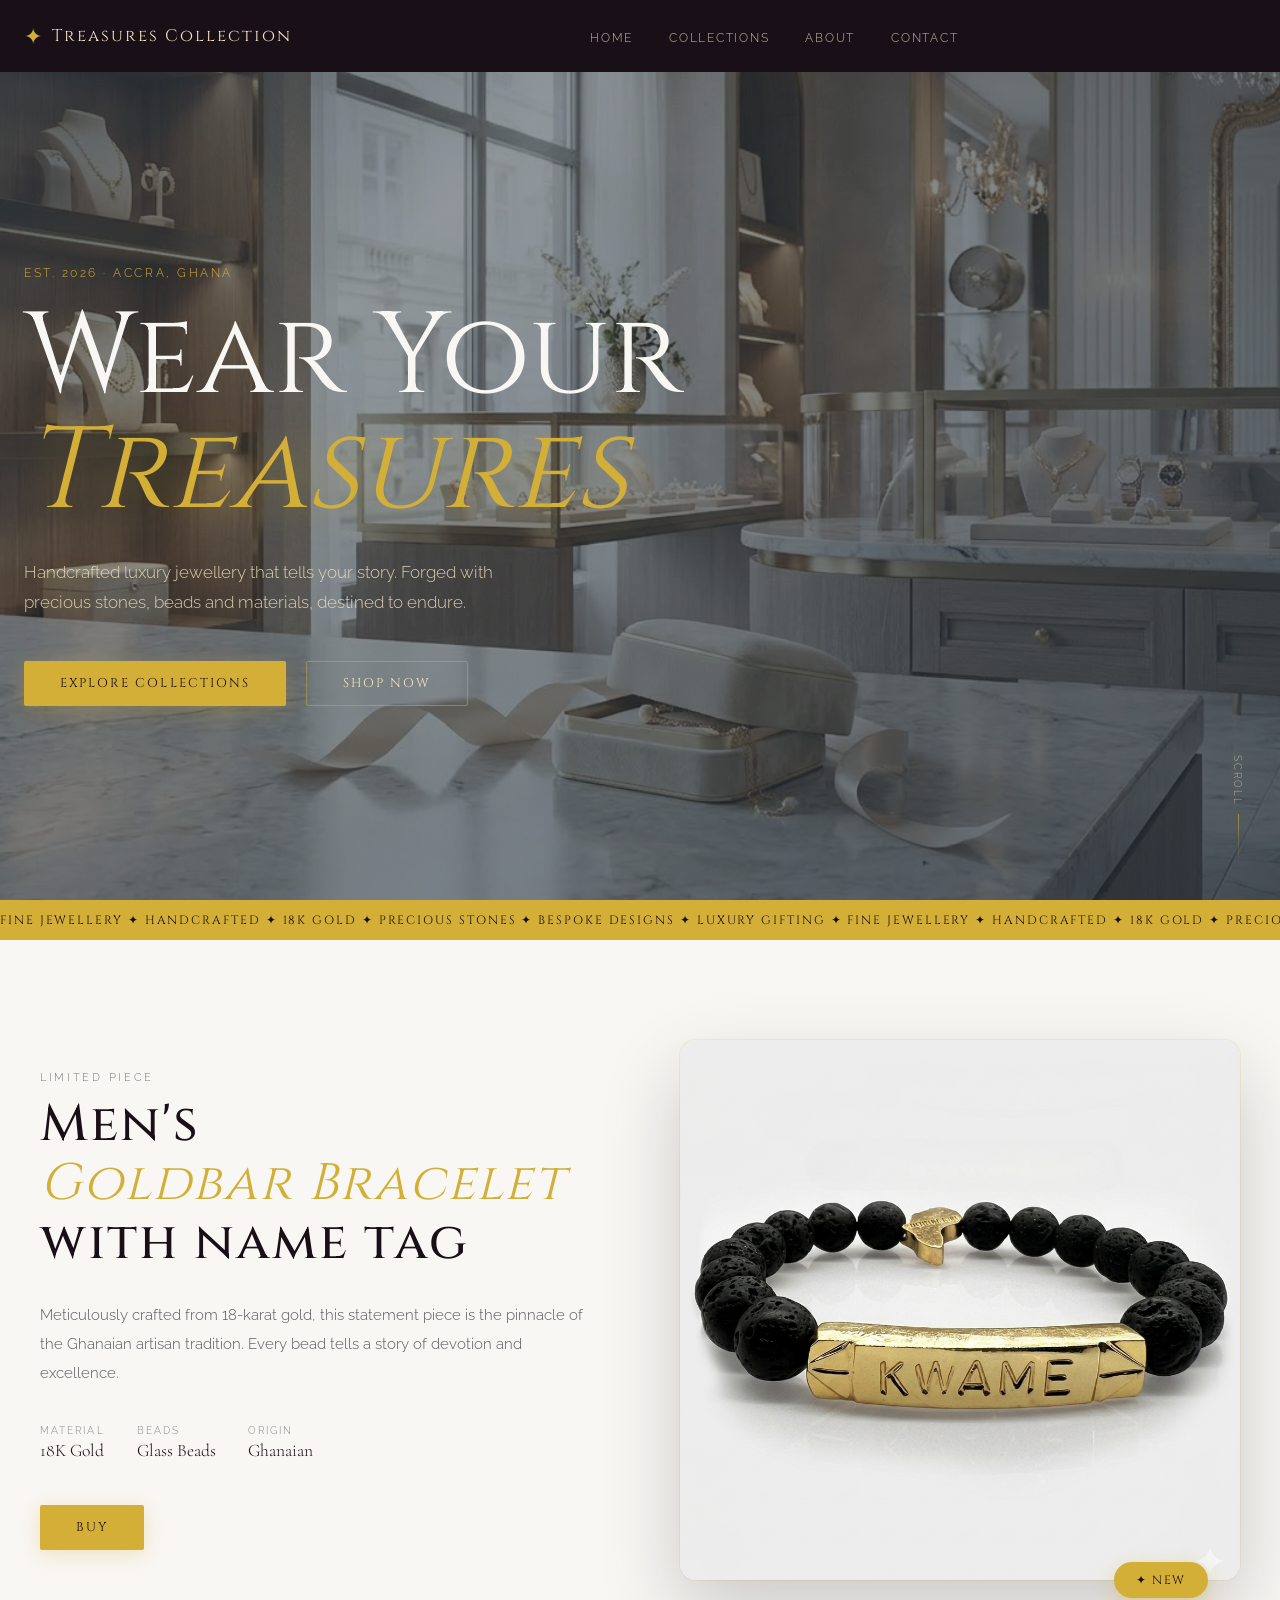
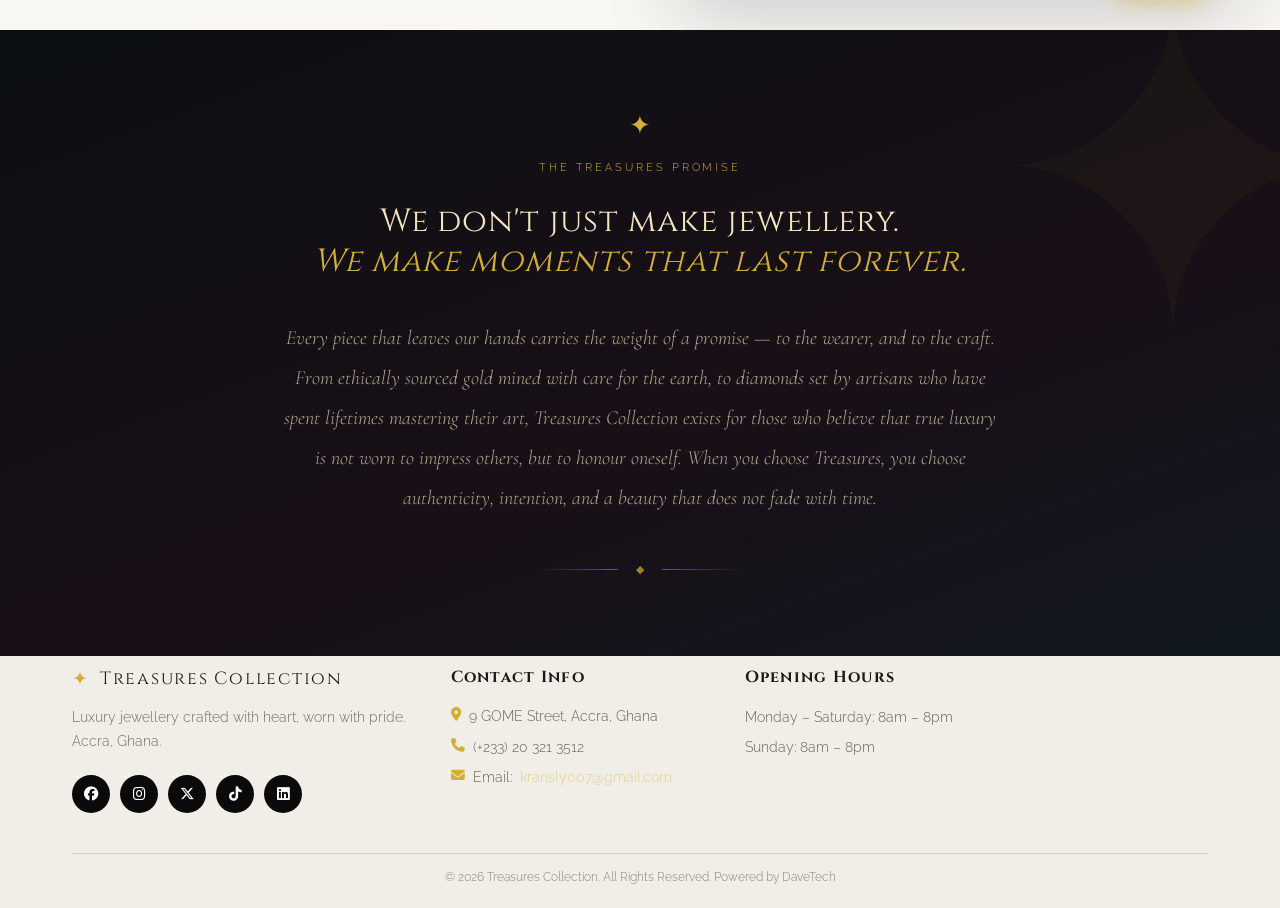
<file: index.html>
<!DOCTYPE html>
<html lang="en">
<head>
  <meta charset="UTF-8" />
  <meta name="viewport" content="width=device-width, initial-scale=1.0" />
  <title>Treasures Collection</title>
  <link rel="stylesheet" href="style.css" />
  <link rel="stylesheet" href="https://cdnjs.cloudflare.com/ajax/libs/font-awesome/6.5.0/css/all.min.css">
  <link rel="preconnect" href="https://fonts.googleapis.com" />
  <link rel="preconnect" href="https://fonts.gstatic.com" crossorigin />
  <link href="https://fonts.googleapis.com/css2?family=Cormorant+Garamond:ital,wght@0,300;0,400;0,600;1,300;1,400&family=Cinzel:wght@400;500;600&family=Raleway:wght@300;400;500&display=swap" rel="stylesheet" />
</head>
<body>

  <!-- ===== NAVIGATION ===== -->
  <nav class="navbar" id="navbar">
    <div class="nav-inner">
      <div class="nav-logo">
        <span class="logo-icon">✦</span>
        <span class="logo-text">Treasures Collection</span>
      </div>
      <ul class="nav-links" id="navLinks">
        <li><a href="#home">Home</a></li>
        <li><a href="product.html">Collections</a></li>
        <li><a href="#about">About</a></li>
        <li><a href="#contact">Contact</a></li>
      </ul>
      <div class="nav-actions">
        <button class="hamburger" id="hamburger" aria-label="Menu">
          <span></span><span></span><span></span>
        </button>
      </div>
    </div>
  </nav>

  <!-- ===== HERO ===== -->
  <section class="hero" id="home">
    <div class="hero-bg">
      <img src="images/storebackground.png" alt="Luxury Jewellery" class="hero-img" />
      <div class="hero-overlay"></div>
    </div>
    <div class="hero-content">
      <p class="hero-eyebrow">Est. 2026 · Accra, Ghana</p>
      <h1 class="hero-title">
        <span class="title-line">Wear Your</span>
        <em class="title-accent">Treasures</em>
      </h1>
      <p class="hero-sub">Handcrafted luxury jewellery that tells your story. Forged with precious stones, beads and materials, destined to endure.</p>
      <div class="hero-cta">
        <a href="product.html" class="btn-primary">Explore Collections</a>
        <a href="product.html#view-all" class="btn-ghost">Shop Now</a>
      </div>
    </div>
    <div class="hero-scroll">
      <span>Scroll</span>
      <div class="scroll-line"></div>
    </div>
  </section>

  <!-- ===== MARQUEE ===== -->
  <div class="marquee-wrap">
    <div class="marquee-track">
      <span>Fine Jewellery ✦ Handcrafted ✦ 18K Gold ✦ Precious Stones ✦ Bespoke Designs ✦ Luxury Gifting ✦ Fine Jewellery ✦ Handcrafted ✦ 18K Gold ✦ Precious Stones ✦ Bespoke Designs ✦ Luxury Gifting ✦ Fine Jewellery ✦ Handcrafted ✦ 18K Gold ✦ Precious Stones ✦ Bespoke Designs ✦ Luxury Gifting ✦</span>
    </div>
  </div>

  <!-- ===== FEATURED PIECE ===== -->
  <section class="featured-section">
    <div class="featured-inner">
      <div class="featured-text">
        <p class="section-eyebrow">Limited Piece</p>
        <h2 class="featured-heading">Men's<br/><em>Goldbar Bracelet</em><br/>with name tag</h2>
        <p class="featured-desc">Meticulously crafted from 18-karat gold, this statement piece is the pinnacle of the Ghanaian artisan tradition. Every bead tells a story of devotion and excellence.</p>
        <div class="featured-meta">
          <div class="meta-item"><span class="meta-label">Material</span><span class="meta-val">18K Gold</span></div>
          <div class="meta-item"><span class="meta-label">Beads</span><span class="meta-val">Glass Beads</span></div>
          <div class="meta-item"><span class="meta-label">Origin</span><span class="meta-val">Ghanaian</span></div>
        </div>
        <button class="btn-primary" onclick="window.location.href='#';">BUY</button>
      </div>
      <div class="featured-img-wrap">
        <div class="featured-frame">
          <img src="images/featuredpiece.png" alt="Men's Goldbar Bracelet" />
        </div>
        <div class="featured-badge">✦ New</div>
      </div>
    </div>
  </section>

  <!-- ===== WHY US ===== -->
  <section class="why-section" id="about">
    <div class="why-statement-wrap">
      <span class="why-ornament">✦</span>
      <p class="why-eyebrow">The Treasures Promise</p>
      <h2 class="why-headline">We don't just make jewellery.<br/><em>We make moments that last forever.</em></h2>
      <p class="why-body">
        Every piece that leaves our hands carries the weight of a promise — to the wearer, and to the craft. 
        From ethically sourced gold mined with care for the earth, to diamonds set by artisans who have spent 
        lifetimes mastering their art, Treasures Collection exists for those who believe that true luxury is 
        not worn to impress others, but to honour oneself. When you choose Treasures, you choose authenticity, 
        intention, and a beauty that does not fade with time.
      </p>
      <div class="why-rule">
        <span></span><span class="why-diamond">◆</span><span></span>
      </div>
    </div>
  </section>

  <!-- ===== FOOTER ===== -->
  <footer class="footer" id="contact">
    <div class="footer-top">

      <div class="footer-brand-col">
        <div class="footer-logo">
          <span class="logo-icon">✦</span>
          <span>Treasures Collection</span>
        </div>
        <p class="footer-tagline">Luxury jewellery crafted with heart, worn with pride. Accra, Ghana.</p>
        <div class="social-icons">
          <a href="https://www.facebook.com/61584391073602/" aria-label="Facebook"><i class="fa-brands fa-facebook"></i></a>
          <a href="https://www.instagram.com/juicebyevelyn/" aria-label="Instagram"><i class="fab fa-instagram"></i></a>
          <a href="https://x.com/juicebyevelyn" aria-label="X"><i class="fa-brands fa-x-twitter"></i></a>
          <a href="https://www.tiktok.com/@juicebyevelyn" aria-label="TikTok"><i class="fab fa-tiktok"></i></a>
          <a href="https://www.linkedin.com/company/juice-by-evelyn/" aria-label="LinkedIn"><i class="fab fa-linkedin"></i></a>
        </div>
      </div>

      <div class="footer-contact-col">
        <h4>Contact Info</h4>
        <p><i class="fas fa-map-marker-alt"></i> 9 GOME Street, Accra, Ghana</p>
        <p><i class="fas fa-phone"></i> (+233) 20 321 3512</p>
        <p><i class="fas fa-envelope"></i> Email: <a style="color:  rgba(212,175,55,0.5);" href="kransly007@gmail.com">kransly007@gmail.com</a></p>
      </div>

      <div class="footer-hours-col">
        <h4>Opening Hours</h4>
        <p>Monday – Saturday: 8am – 8pm</p>
        <p>Sunday: 8am – 8pm</p>
      </div>

    </div>
    <div class="footer-bottom">
      <hr class="footer-line" />
      <p class="copy">&copy; <span id="year"></span> Treasures Collection. All Rights Reserved. Powered by DaveTech</p>
    </div>
  </footer>

  <script src="script.js"></script>
</body>
</html>
</file>
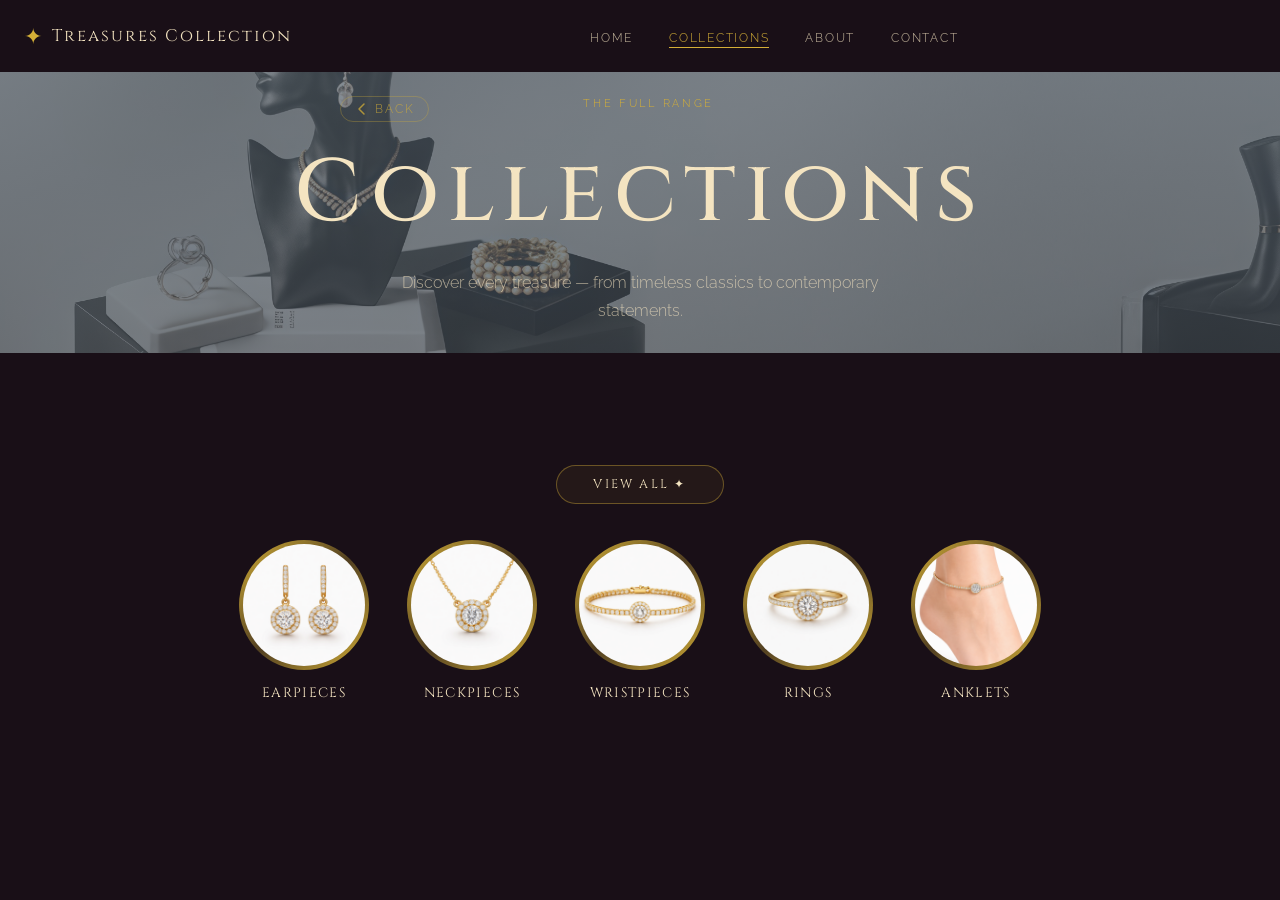
<file: product.html>
<!DOCTYPE html>
<html lang="en">
<head>
  <meta charset="UTF-8" />
  <meta name="viewport" content="width=device-width, initial-scale=1.0" />
  <title>Collections – Treasures Collection</title>
  <link rel="stylesheet" href="style.css" />
  <link rel="stylesheet" href="productstyle.css" />
  <link rel="stylesheet" href="https://cdnjs.cloudflare.com/ajax/libs/font-awesome/6.5.0/css/all.min.css">
  <link rel="preconnect" href="https://fonts.googleapis.com" />
  <link rel="preconnect" href="https://fonts.gstatic.com" crossorigin />
  <link href="https://fonts.googleapis.com/css2?family=Cormorant+Garamond:ital,wght@0,300;0,400;0,600;1,300;1,400&family=Cinzel:wght@400;500;600&family=Raleway:wght@300;400;500&display=swap" rel="stylesheet" />
</head>
<body class="shop-page">

  <!-- ===== NAVBAR ===== -->
  <nav class="navbar" id="navbar">
    <div class="nav-inner">
      <div class="nav-logo">
        <a href="index.html" style="display:flex;align-items:center;gap:10px;">
          <span class="logo-icon">✦</span>
          <span class="logo-text">Treasures Collection</span>
        </a>
      </div>
      <ul class="nav-links" id="navLinks">
        <li><a href="index.html">Home</a></li>
        <li><a href="product.html" class="active-link">Collections</a></li>
        <li><a href="index.html#about">About</a></li>
        <li><a href="index.html#contact">Contact</a></li>
      </ul>
      <div class="nav-actions">
        <button class="hamburger" id="hamburger" aria-label="Menu">
          <span></span><span></span><span></span>
        </button>
      </div>
    </div>
  </nav>

  <!-- ===== BANNER ===== -->
  <div class="shop-banner">
    <div class="shop-banner-inner">
      <div class="banner-eyebrow-row">
        <a href="index.html" class="banner-back-btn">
          <svg width="14" height="14" viewBox="0 0 14 14" fill="none" xmlns="http://www.w3.org/2000/svg">
            <path d="M9 2L4 7L9 12" stroke="currentColor" stroke-width="1.5" stroke-linecap="round" stroke-linejoin="round"/>
          </svg>
          Back
        </a>
        <p class="section-eyebrow">The Full Range</p>
        <span class="banner-eyebrow-spacer"></span>
      </div>
      <h1 class="shop-banner-title">Collections</h1>
      <p class="shop-banner-sub">Discover every treasure — from timeless classics to contemporary statements.</p>
    </div>
  </div>

  <!-- ===== COLLECTIONS ===== -->
  <section class="collections-section" id="collections">

    <div class="collections-top-bar">
      <button class="shop-view-all-btn" id="showAllBtn">View All ✦</button>
    </div>

    <div class="circles-scroll-wrapper">
      <div class="collection-circles" id="collectionCircles">

        <!-- EARPIECES -->
        <div class="circle-item" data-collection="earpieces"
          data-products='[
            {"id":1,"name":"EarCuff Earrings","material":"18K Gold · Diamond","price":380,"badge":"Bestseller","src":"images/earcuffearring.jpg","weight":"4.2g"},
            {"id":2,"name":"Lobe Earrings","material":"14K Gold · Diamond","price":620,"badge":"New","src":"images/lobe.jpg","weight":"3.8g"},
            {"id":3,"name":"Targus Earrings","material":"22K Gold · Diamond","price":245,"badge":null,"src":"images/targus.jpg","weight":"2.6g"},
            {"id":4,"name":"Industrial Earrings","material":"18K Silver · Gold","price":890,"badge":null,"src":"images/industrial.jpg","weight":"3.1g"},
            {"id":5,"name":"Daith Earrings","material":"18K Gold · Diamond","price":460,"badge":"Limited","src":"images/daith.jpg","weight":"6.5g"}
          ]'>
          <div class="circle-ring">
            <div class="circle-img-wrap">
              <img src="images/earringcollection.png" alt="Earpieces" />
              <div class="circle-overlay"><span>View</span></div>
            </div>
          </div>
          <p class="circle-label">Earpieces</p>
        </div>

        <!-- NECKPIECES -->
        <div class="circle-item" data-collection="neckpieces"
          data-products='[
            {"id":6,"name":"Royal Sapphire Diamond Necklace","material":"18K Gold · VVS Diamond","price":2200,"badge":"Signature","src":"images/royalsapphire.jpg","length":"45cm","weight":"14.8g"},
            {"id":7,"name":"Pearl Necklace","material":"Sea Pearl","price":1350,"badge":"Bestseller","src":"images/pearlnecklace.jpg","length":"50cm","weight":"32g"},
            {"id":8,"name":"Clover Opera Necklace","material":"18K Gold · Colombian Emerald","price":3400,"badge":"New","src":"images/cloveropera.jpg","length":"42cm","weight":"6.2g"},
            {"id":9,"name":"Hollow-Out Metal Choker","material":"14K Gold","price":780,"badge":null,"src":"images/hollowoutmetalchoker.jpg","length":"45cm","weight":"9.1g"},
            {"id":10,"name":"Layered Gold Tone Necklace","material":"18K Rose Gold","price":1650,"badge":"Limited","src":"images/layeredgoldtone.jpg","length":"40cm","weight":"5.4g"}
          ]'>
          <div class="circle-ring">
            <div class="circle-img-wrap">
              <img src="images/necklacecollection.png" alt="Neckpieces" />
              <div class="circle-overlay"><span>View</span></div>
            </div>
          </div>
          <p class="circle-label">Neckpieces</p>
        </div>

        <!-- WRISTPIECES -->
        <div class="circle-item" data-collection="wristpieces"
          data-products='[
            {"id":11,"name":"Stainless Steel Bracelet","material":"18K White Gold · Diamond","price":4800,"badge":"Signature","src":"images/stainless.jpg","length":"18cm","weight":"8.4g"},
            {"id":12,"name":"Hand Chain","material":"18K Gold","price":920,"badge":"Bestseller","src":"images/handchain.jpg","length":"19cm","weight":"12.3g"},
            {"id":13,"name":"Bangle Stack Set","material":"14K Gold","price":540,"badge":"New","src":"images/bangleset.jpg","weight":"18g"},
            {"id":14,"name":"Sapphire Cuff Bracelet","material":"18K Gold · Sapphire","price":2650,"badge":null,"src":"images/sapphirecuff.jpg","weight":"21.5g"},
            {"id":15,"name":"Gold Rope Bracelet","material":"22K Gold","price":680,"badge":null,"src":"images/goldrope.jpg","length":"20cm","weight":"11.7g"}
          ]'>
          <div class="circle-ring">
            <div class="circle-img-wrap">
              <img src="images/braceletcollection.png" alt="Wristpieces" />
              <div class="circle-overlay"><span>View</span></div>
            </div>
          </div>
          <p class="circle-label">Wristpieces</p>
        </div>

        <!-- RINGS -->
        <div class="circle-item" data-collection="rings"
          data-products='[
            {"id":16,"name":"Solitaire Diamond Ring","material":"18K Gold · Diamond","price":3800,"badge":"Bestseller","src":"images/solitairediamond.jpg","weight":"3.8g"},
            {"id":17,"name":"Eternity Band","material":"18K White Gold · Diamond","price":2100,"badge":"New","src":"images/eternityband.jpg","weight":"4.2g"},
            {"id":18,"name":"Ruby Cocktail Ring","material":"18K Gold · Ruby · Diamond","price":2800,"badge":"Signature","src":"images/rubycocktail.jpg","weight":"6.7g"},
            {"id":19,"name":"Twisted Band Ring","material":"14K Rose Gold","price":420,"badge":null,"src":"images/twistedbandring.jpg","weight":"2.8g"},
            {"id":20,"name":"Sapphire Vintage Ring","material":"18K Gold · Sapphire · Diamond","price":3100,"badge":"Limited","src":"images/sapphirevintage.jpg","weight":"5.9g"}
          ]'>
          <div class="circle-ring">
            <div class="circle-img-wrap">
              <img src="images/ringcollection.png" alt="Rings" />
              <div class="circle-overlay"><span>View</span></div>
            </div>
          </div>
          <p class="circle-label">Rings</p>
        </div>

        <!-- ANKLETS -->
        <div class="circle-item" data-collection="anklets"
          data-products='[
            {"id":21,"name":"Figaro Chain Anklet","material":"14K Gold","price":320,"badge":"Bestseller","src":"images/figarolink.jpg","length":"25cm","weight":"3.6g"},
            {"id":22,"name":"Charm Anklet","material":"18K Gold","price":490,"badge":"New","src":"images/charmanklet.jpg","length":"23-26cm","weight":"4.1g"},
            {"id":23,"name":"Diamond Bezel Anklet","material":"18K White Gold · Diamond","price":1100,"badge":"Signature","src":"images/bezel.jpg","length":"24cm","weight":"3.2g"},
            {"id":24,"name":"Layered Strand Anklet","material":"14K Gold","price":275,"badge":null,"src":"images/layeredanklet.jpg","length":"22-27cm","weight":"2.8g"},
            {"id":25,"name":"Pearl Beaded Anklet","material":"14K Gold · Pearl","price":360,"badge":"Limited","src":"images/pearlanklet.jpg","length":"25cm","weight":"5.3g"}
          ]'>
          <div class="circle-ring">
            <div class="circle-img-wrap">
              <img src="images/ankletcollection.png" alt="Anklets" />
              <div class="circle-overlay"><span>View</span></div>
            </div>
          </div>
          <p class="circle-label">Anklets</p>
        </div>

      </div><!-- /collection-circles -->
    </div><!-- /circles-scroll-wrapper -->

    <!-- Products reveal area -->
    <div class="products-reveal" id="productsReveal">
      <div class="reveal-header">
        <h3 class="reveal-title" id="revealTitle"></h3>
        <button class="close-reveal" id="closeReveal">✕ Close</button>
      </div>
      <div class="products-grid shop-grid" id="productsGrid"></div>
    </div>

  </section>

  <script src="script.js"></script>
</body>
</html>
</file>
<file: style.css>
/* ── CSS Variables ── */
:root {
  --navy:       #190f17;
  --champagne:  #F4E4C1;
  --gold:       #D4AF37;
  --gold-light: #e8c84a;
  --pearl:      #F9F7F4;
  --gold-rgb:   212, 175, 55;
  --navy-rgb:   15, 20, 25;
  --font-display: 'Cinzel', serif;
  --font-serif:   'Cormorant Garamond', serif;
  --font-sans:    'Raleway', sans-serif;
  --nav-h:  72px;
  --transition: 0.35s cubic-bezier(0.4, 0, 0.2, 1);
}

/* ── Reset ── */
*, *::before, *::after { box-sizing: border-box; margin: 0; padding: 0; }
html { scroll-behavior: smooth; }
body {
  background: var(--navy);
  color: var(--champagne);
  font-family: var(--font-sans);
  font-weight: 300;
  overflow-x: hidden;
  -webkit-font-smoothing: antialiased;
}
img { display: block; width: 100%; height: 100%; object-fit: cover; }
a { text-decoration: none; color: inherit; }
ul { list-style: none; }
button { cursor: pointer; border: none; background: none; font-family: inherit; }

/* ── SCROLLBAR ── */
::-webkit-scrollbar { width: 6px; }
::-webkit-scrollbar-track { background: var(--navy); }
::-webkit-scrollbar-thumb { background: var(--gold); border-radius: 3px; }

/* =============================================
   NAVBAR — always solid black, no transparency
============================================= */
.navbar {
  position: fixed;
  top: 0; left: 0; right: 0;
  z-index: 1000;
  height: var(--nav-h);
  background: var(--navy);
  box-shadow: none;
}
/* Keep scrolled class for JS compatibility but same style */
.navbar.scrolled {
  background: var(--navy);
  box-shadow: none;
}
.nav-inner {
  max-width: 1400px;
  margin: 0 auto;
  padding: 0 24px;
  height: 100%;
  display: flex;
  align-items: center;
  justify-content: space-between;
  gap: 24px;
}
.nav-logo {
  display: flex;
  align-items: center;
  gap: 10px;
  flex-shrink: 0;
}
.logo-icon {
  color: var(--gold);
  font-size: 1.4rem;
  animation: spinGlow 6s linear infinite;
}
@keyframes spinGlow {
  0%   { text-shadow: 0 0 6px var(--gold); }
  50%  { text-shadow: 0 0 18px var(--gold); }
  100% { text-shadow: 0 0 6px var(--gold); }
}
.logo-text {
  font-family: var(--font-display);
  font-size: 1.05rem;
  letter-spacing: 0.12em;
  color: var(--champagne);
}
.nav-links {
  display: flex;
  align-items: center;
  gap: 36px;
}
.nav-links a {
  font-family: var(--font-sans);
  font-size: 0.78rem;
  letter-spacing: 0.14em;
  text-transform: uppercase;
  color: var(--champagne);
  opacity: 0.8;
  transition: opacity var(--transition), color var(--transition);
  position: relative;
}
.nav-links a::after {
  content: '';
  position: absolute;
  bottom: -3px; left: 0;
  width: 0; height: 1px;
  background: var(--gold);
  transition: width var(--transition);
}
.nav-links a:hover { opacity: 1; color: var(--gold); }
.nav-links a:hover::after { width: 100%; }
.nav-actions { display: flex; align-items: center; gap: 12px; }
.icon-btn {
  width: 36px; height: 36px;
  display: flex; align-items: center; justify-content: center;
  color: var(--champagne);
  border-radius: 50%;
  transition: color var(--transition), background var(--transition);
}
.icon-btn:hover { color: var(--gold); background: rgba(212,175,55,0.1); }
.hamburger {
  display: none;
  flex-direction: column;
  gap: 5px;
  padding: 6px;
}
.hamburger span {
  display: block;
  width: 22px; height: 1.5px;
  background: var(--champagne);
  transition: transform var(--transition), opacity var(--transition);
}
.hamburger.open span:nth-child(1) { transform: translateY(6.5px) rotate(45deg); }
.hamburger.open span:nth-child(2) { opacity: 0; }
.hamburger.open span:nth-child(3) { transform: translateY(-6.5px) rotate(-45deg); }

/* Mobile nav */
@media (max-width: 900px) {
  .navbar,
  .navbar.scrolled {
    box-shadow: none !important;
    border-bottom: none !important;
    outline: none !important;
  }
  .nav-links {
    position: fixed;
    top: var(--nav-h); left: 0; right: 0;
    background: var(--navy);
    flex-direction: column;
    padding: 32px 24px 40px;
    gap: 28px;
    transform: translateY(-120%);
    transition: transform var(--transition);
    border-bottom: 1px solid rgba(212,175,55,0.2);
  }
  .nav-links.open { transform: translateY(0); }
  .hamburger { display: flex; }
  .nav-links a { font-size: 1rem; }
}

/* =============================================
   HERO
============================================= */
.hero {
  position: relative;
  min-height: 100svh;
  display: flex;
  align-items: center;
  overflow: hidden;
}
.hero-bg {
  position: absolute;
  inset: 0;
  z-index: 0;
}
.hero-img {
  width: 100%; height: 100%;
  object-fit: cover;
  object-position: center;
  transform: scale(1.04);
  animation: heroZoom 15s ease-in-out infinite alternate;
}
@keyframes heroZoom {
  from { transform: scale(1.04); }
  to   { transform: scale(1.08); }
}
.hero-overlay {
  position: absolute;
  inset: 0;
  background: linear-gradient(
    135deg,
    rgba(38, 52, 66, 0.8) 0%,
    rgba(42, 54, 65, 0.52) 30%,
    rgba(38,52,66,0.70) 100%
  );
}
.hero-content {
  position: relative;
  z-index: 1;
  max-width: 1400px;
  margin: 0 auto;
  padding: 0 24px;
  padding-top: var(--nav-h);
  width: 100%;
}
.hero-eyebrow {
  font-family: var(--font-sans);
  font-size: 0.72rem;
  letter-spacing: 0.22em;
  text-transform: uppercase;
  color: var(--gold);
  margin-bottom: 20px;
  animation: fadeUp 0.8s 0.2s both;
}
.hero-title {
  font-family: var(--font-display);
  font-size: clamp(3.2rem, 9vw, 7.5rem);
  line-height: 1.0;
  color: var(--pearl);
  margin-bottom: 28px;
  animation: fadeUp 0.8s 0.35s both;
}
.title-line { display: block; font-weight: 400; }
.title-accent {
  display: block;
  color: var(--gold);
  font-style: italic;
  font-weight: 300;
  text-shadow: 0 0 40px rgba(212,175,55,0.4);
}
.hero-sub {
  max-width: 520px;
  font-size: 1.05rem;
  line-height: 1.75;
  color: rgba(244,228,193,0.85);
  margin-bottom: 44px;
  animation: fadeUp 0.8s 0.5s both;
}
.hero-cta {
  display: flex;
  align-items: center;
  gap: 20px;
  flex-wrap: wrap;
  animation: fadeUp 0.8s 0.65s both;
}
.hero-scroll {
  position: absolute;
  bottom: 36px; right: 36px;
  z-index: 1;
  display: flex;
  flex-direction: column;
  align-items: center;
  gap: 8px;
  opacity: 0.6;
}
.hero-scroll span {
  font-size: 0.65rem;
  letter-spacing: 0.2em;
  text-transform: uppercase;
  writing-mode: vertical-rl;
  color: var(--champagne);
}
.scroll-line {
  width: 1px; height: 50px;
  background: linear-gradient(to bottom, var(--gold), transparent);
  animation: scrollPulse 2s ease-in-out infinite;
}
@keyframes scrollPulse {
  0%, 100% { transform: scaleY(1); opacity: 0.6; }
  50%       { transform: scaleY(0.6); opacity: 0.3; }
}
@keyframes fadeUp {
  from { opacity: 0; transform: translateY(28px); }
  to   { opacity: 1; transform: translateY(0); }
}

/* =============================================
   BUTTONS
============================================= */
.btn-primary {
  display: inline-flex;
  align-items: center;
  gap: 8px;
  padding: 14px 36px;
  background: var(--gold);
  color: var(--navy);
  font-family: var(--font-display);
  font-size: 0.8rem;
  letter-spacing: 0.16em;
  text-transform: uppercase;
  border-radius: 2px;
  transition: background var(--transition), transform var(--transition), box-shadow var(--transition);
  box-shadow: 0 4px 20px rgba(212,175,55,0.3);
}
.btn-primary:hover {
  background: var(--gold-light);
  transform: translateY(-2px);
  box-shadow: 0 8px 32px rgba(212,175,55,0.45);
}
.btn-ghost {
  display: inline-flex;
  align-items: center;
  padding: 13px 36px;
  border: 1px solid rgba(212,175,55,0.5);
  color: var(--champagne);
  font-family: var(--font-display);
  font-size: 0.8rem;
  letter-spacing: 0.16em;
  text-transform: uppercase;
  border-radius: 2px;
  transition: border-color var(--transition), color var(--transition), background var(--transition);
}
.btn-ghost:hover {
  border-color: var(--gold);
  color: var(--gold);
  background: rgba(212,175,55,0.06);
}

/* =============================================
   MARQUEE
============================================= */
.marquee-wrap {
  background: var(--gold);
  overflow: hidden;
  padding: 12px 0;
}
.marquee-track {
  display: flex;
  white-space: nowrap;
  animation: marqueeRun 28s linear infinite;
}
.marquee-track span {
  font-family: var(--font-display);
  font-size: 0.75rem;
  letter-spacing: 0.16em;
  text-transform: uppercase;
  color: var(--navy);
  padding-right: 48px;
}
@keyframes marqueeRun {
  from { transform: translateX(0); }
  to   { transform: translateX(-50%); }
}

/* =============================================
   SECTION HEADER
============================================= */
.section-header {
  text-align: center;
  margin-bottom: 56px;
}
.section-eyebrow {
  font-size: 0.7rem;
  letter-spacing: 0.24em;
  text-transform: uppercase;
  color: var(--gold);
  margin-bottom: 12px;
}
.section-title {
  font-family: var(--font-display);
  font-size: clamp(2.4rem, 5vw, 3.8rem);
  color: var(--champagne);
  font-weight: 500;
  letter-spacing: 0.06em;
  margin-bottom: 20px;
}
.title-ornament {
  display: flex;
  align-items: center;
  justify-content: center;
  gap: 16px;
}
.title-ornament span:not(.dot) {
  width: 60px; height: 1px;
  background: linear-gradient(to right, transparent, var(--gold));
}
.title-ornament span:last-child {
  background: linear-gradient(to left, transparent, var(--gold));
}
.title-ornament .dot {
  color: var(--gold);
  font-size: 0.9rem;
  width: auto; height: auto; background: none;
}

/* =============================================
   COLLECTIONS SECTION
============================================= */
.collections-section {
  padding: 100px 24px 80px;
  max-width: 1400px;
  margin: 0 auto;
}

.collection-circles {
  display: flex;
  align-items: flex-start;
  justify-content: center;
  gap: 28px;
  flex-wrap: wrap;
  margin-bottom: 60px;
}
.circle-item {
  display: flex;
  flex-direction: column;
  align-items: center;
  gap: 14px;
  cursor: pointer;
  width: 140px;
}
.circle-ring {
  width: 130px; height: 130px;
  border-radius: 50%;
  padding: 4px;
  background: linear-gradient(135deg, var(--gold), rgba(212,175,55,0.3), var(--gold));
  transition: transform var(--transition), box-shadow var(--transition);
  position: relative;
}
.circle-item:hover .circle-ring,
.circle-item.active .circle-ring {
  transform: translateY(-5px) scale(1.04);
  box-shadow: 0 12px 40px rgba(212,175,55,0.4);
}
.circle-item.active .circle-ring {
  background: linear-gradient(135deg, var(--gold-light), var(--gold), var(--gold-light));
  box-shadow: 0 0 0 3px var(--gold), 0 12px 40px rgba(212,175,55,0.5);
}
.circle-img-wrap {
  width: 100%; height: 100%;
  border-radius: 50%;
  overflow: hidden;
  position: relative;
}
.circle-img-wrap img {
  width: 100%; height: 100%;
  object-fit: cover;
  transition: transform var(--transition);
}
.circle-item:hover .circle-img-wrap img { transform: scale(1.08); }
.circle-overlay {
  position: absolute;
  inset: 0;
  background: rgba(15,20,25,0.55);
  border-radius: 50%;
  display: flex;
  align-items: center;
  justify-content: center;
  opacity: 0;
  transition: opacity var(--transition);
}
.circle-overlay span {
  font-family: var(--font-display);
  font-size: 0.7rem;
  letter-spacing: 0.14em;
  text-transform: uppercase;
  color: var(--gold);
}
.circle-item:hover .circle-overlay { opacity: 1; }
.circle-label {
  font-family: var(--font-display);
  font-size: 0.85rem;
  letter-spacing: 0.1em;
  text-transform: uppercase;
  color: var(--champagne);
  text-align: center;
  transition: color var(--transition);
}
.circle-item:hover .circle-label,
.circle-item.active .circle-label { color: var(--gold); }

/* Products Reveal */
.products-reveal {
  display: none;
  animation: revealIn 0.5s ease both;
}
.products-reveal.visible { display: block; }
@keyframes revealIn {
  from { opacity: 0; transform: translateY(24px); }
  to   { opacity: 1; transform: translateY(0); }
}
.reveal-header {
  display: flex;
  align-items: center;
  justify-content: space-between;
  margin-bottom: 32px;
  padding-bottom: 16px;
  border-bottom: 1px solid rgba(212,175,55,0.2);
}
.reveal-title {
  font-family: var(--font-display);
  font-size: 1.6rem;
  color: var(--gold);
  letter-spacing: 0.08em;
}
.close-reveal {
  font-family: var(--font-sans);
  font-size: 0.78rem;
  letter-spacing: 0.12em;
  color: var(--champagne);
  opacity: 0.6;
  transition: opacity var(--transition), color var(--transition);
  text-transform: uppercase;
}
.close-reveal:hover { opacity: 1; color: var(--gold); }

.products-grid {
  display: grid;
  grid-template-columns: repeat(auto-fill, minmax(200px, 1fr));
  gap: 24px;
}

/* ── Product Card ── */
.product-card {
  background: rgba(249,247,244,0.04);
  border: 1px solid rgba(212,175,55,0.15);
  border-radius: 12px;
  overflow: hidden;
  transition: transform var(--transition), border-color var(--transition), box-shadow var(--transition);
  cursor: pointer;
  display: flex;
  flex-direction: column;
}
.product-card:hover {
  transform: translateY(-6px);
  border-color: rgba(212,175,55,0.5);
  box-shadow: 0 12px 36px rgba(0,0,0,0.35);
}
.pc-img {
  position: relative;
  height: 220px;
  overflow: hidden;
  flex-shrink: 0;
}
.pc-img img { transition: transform 0.5s ease; }
.product-card:hover .pc-img img { transform: scale(1.07); }
.pc-badge {
  position: absolute;
  top: 12px; left: 12px;
  background: var(--gold);
  color: var(--navy);
  font-size: 0.62rem;
  font-family: var(--font-display);
  letter-spacing: 0.1em;
  text-transform: uppercase;
  padding: 4px 10px;
  border-radius: 2px;
}
.pc-wish {
  position: absolute;
  top: 10px; right: 12px;
  background: rgba(15,20,25,0.7);
  border: 1px solid rgba(212,175,55,0.3);
  border-radius: 50%;
  width: 32px; height: 32px;
  display: flex; align-items: center; justify-content: center;
  color: var(--champagne);
  font-size: 0.9rem;
  transition: background var(--transition), border-color var(--transition);
}
.pc-wish:hover { background: var(--gold); border-color: var(--gold); color: var(--navy); }
.pc-body {
  padding: 14px 16px 16px;
  display: flex;
  flex-direction: column;
  flex: 1;
}
.pc-name {
  font-family: var(--font-serif);
  font-size: 1.05rem;
  color: var(--champagne);
  margin-bottom: 5px;
  line-height: 1.3;
}
.pc-mat {
  font-size: 0.68rem;
  letter-spacing: 0.1em;
  text-transform: uppercase;
  color: rgba(212,175,55,0.7);
  margin-bottom: 10px;
}
.pc-footer {
  display: flex;
  align-items: center;
  justify-content: space-between;
  margin-bottom: 10px;
}
.pc-price {
  font-family: var(--font-serif);
  font-size: 1.1rem;
  color: var(--gold);
  font-weight: 600;
}
.pc-add {
  width: 32px; height: 32px;
  display: flex; align-items: center; justify-content: center;
  background: rgba(212,175,55,0.1);
  border: 1px solid rgba(212,175,55,0.35);
  border-radius: 50%;
  color: var(--gold);
  font-size: 1.2rem;
  transition: background var(--transition), border-color var(--transition);
}
.pc-add:hover { background: var(--gold); color: var(--navy); border-color: var(--gold); }

/* Buy Now button on cards */
.pc-buy {
  width: 100%;
  padding: 10px;
  background: var(--gold);
  color: var(--navy);
  font-family: var(--font-display);
  font-size: 0.7rem;
  letter-spacing: 0.14em;
  text-transform: uppercase;
  border-radius: 4px;
  text-align: center;
  transition: background var(--transition), transform var(--transition);
  margin-top: auto;
  display: block;
}
.pc-buy:hover {
  background: var(--gold-light);
  transform: translateY(-1px);
}

/* =============================================
   FEATURED SECTION
============================================= */
.featured-section {
  background: var(--pearl);
  padding: 100px 24px;
}
.featured-inner {
  max-width: 1200px;
  margin: 0 auto;
  display: grid;
  grid-template-columns: 1fr 1fr;
  gap: 80px;
  align-items: center;
}
.featured-text .section-eyebrow { color: rgba(15,20,25,0.55); }
.featured-heading {
  font-family: var(--font-display);
  font-size: clamp(2.2rem, 4vw, 3.4rem);
  color: var(--navy);
  line-height: 1.15;
  margin-bottom: 28px;
  font-weight: 500;
  letter-spacing: 0.04em;
}
.featured-heading em {
  font-style: italic;
  color: var(--gold);
  font-weight: 300;
}
.featured-desc {
  color: rgba(15,20,25,0.7);
  line-height: 1.9;
  margin-bottom: 36px;
  font-size: 0.95rem;
}
.featured-meta {
  display: flex;
  gap: 32px;
  margin-bottom: 44px;
  flex-wrap: wrap;
}
.meta-item { display: flex; flex-direction: column; gap: 4px; }
.meta-label {
  font-size: 0.65rem;
  letter-spacing: 0.2em;
  text-transform: uppercase;
  color: rgba(15,20,25,0.5);
}
.meta-val {
  font-family: var(--font-serif);
  font-size: 1.1rem;
  color: var(--navy);
}
.featured-img-wrap { position: relative; }
.featured-frame {
  border-radius: 16px;
  overflow: hidden;
  height: 540px;
  box-shadow: 0 32px 80px rgba(15,20,25,0.2), 0 0 0 1px rgba(212,175,55,0.15);
}
.featured-frame img { object-position: top center; }
.featured-badge {
  position: absolute;
  bottom: -18px; right: 32px;
  background: var(--gold);
  color: var(--navy);
  font-family: var(--font-display);
  font-size: 0.75rem;
  letter-spacing: 0.14em;
  text-transform: uppercase;
  padding: 10px 22px;
  border-radius: 30px;
  box-shadow: 0 6px 20px rgba(212,175,55,0.4);
}
.featured-text .btn-primary { color: var(--navy); }

@media (max-width: 860px) {
  .featured-inner { grid-template-columns: 1fr; gap: 48px; }
  .featured-frame { height: 380px; }
  .featured-badge { right: 16px; }
}

/* =============================================
   WHY US — Statement Section
============================================= */
.why-section {
  padding: 80px 10px 80px;
  margin-top: -50px;
  margin-bottom: -50px;
  background: linear-gradient(160deg, #0b0f13 0%, var(--navy) 60%, #111820 100%);
  position: relative;
  overflow: hidden;
}
.why-section::before {
  content: '✦';
  position: absolute;
  font-size: 28rem;
  color: rgba(212,175,55,0.03);
  right: -80px;
  top: -60px;
  font-family: var(--font-display);
  pointer-events: none;
  line-height: 1;
}
.why-statement-wrap {
  max-width: 860px;
  margin: 0 auto;
  text-align: center;
  position: relative;
  z-index: 1;
}
.why-ornament {
  display: block;
  color: var(--gold);
  font-size: 1.6rem;
  margin-bottom: 20px;
  animation: spinGlow 6s linear infinite;
}
.why-eyebrow {
  font-size: 0.7rem;
  letter-spacing: 0.26em;
  text-transform: uppercase;
  color: var(--gold);
  margin-bottom: 28px;
  display: block;
}
.why-headline {
  font-family: var(--font-display);
  font-size: clamp(1rem, 3vw, 2rem);
  color: var(--champagne);
  font-weight: 400;
  line-height: 1.25;
  letter-spacing: 0.03em;
  margin-bottom: 36px;
}
.why-headline em {
  display: block;
  font-style: italic;
  color: var(--gold);
  font-weight: 300;
  font-size: 2rem;
}
.why-body {
  font-family: var(--font-serif);
  font-size: clamp(1.05rem, 1.8vw, 1.25rem);
  line-height: 2;
  color: rgba(244,228,193,0.7);
  font-weight: 300;
  font-style: italic;
  max-width: 720px;
  margin: 0 auto 44px;
}
.why-rule {
  display: flex;
  align-items: center;
  justify-content: center;
  gap: 18px;
}
.why-rule span:not(.why-diamond) {
  width: 80px;
  height: 1px;
  background: linear-gradient(to right, transparent, rgba(212,175,55,0.5));
}
.why-rule span:last-child {
  background: linear-gradient(to left, transparent, rgba(212,175,55,0.5));
}
.why-diamond {
  color: var(--gold);
  font-size: 0.7rem;
  opacity: 0.7;
  width: auto !important;
  height: auto !important;
  background: none !important;
}

/* =============================================
   FOOTER
============================================= */
.footer {
  background: #f0eee6;
  color: #1a1a1a;
  padding: 60px 0 0;
}
.footer-top {
  max-width: 1200px;
  margin: 0 auto;
  padding: 0 32px 40px;
  display: grid;
  grid-template-columns: 1.6fr 1.2fr 1fr 1fr;
  gap: 40px;
  flex-wrap: wrap;
}
.footer-brand-col .footer-logo {
  display: flex;
  align-items: center;
  gap: 10px;
  font-family: var(--font-display);
  font-size: 1.1rem;
  letter-spacing: 0.1em;
  color: #1a1a1a;
  margin-bottom: 14px;
}
.footer-brand-col .footer-logo .logo-icon { color: var(--gold); font-size: 1.2rem; }
.footer-tagline {
  font-size: 0.87rem;
  line-height: 1.7;
  color: rgba(0,0,0,0.55);
  margin-bottom: 22px;
}
.social-icons {
  display: flex;
  gap: 10px;
  flex-wrap: wrap;
}
.social-icons a {
  display: inline-flex;
  align-items: center;
  justify-content: center;
  width: 38px; height: 38px;
  background: #0a0a0a;
  color: #fff;
  border-radius: 50%;
  font-size: 0.9rem;
  transition: background 0.3s, transform 0.3s;
  text-decoration: none;
}
.social-icons a:hover {
  background: var(--gold);
  color: var(--navy);
  transform: translateY(-3px);
}
.footer-contact-col h4,
.footer-hours-col h4,
.footer-links-col h4 {
  font-family: var(--font-display);
  font-size: 1rem;
  letter-spacing: 0.08em;
  color: #1a1a1a;
  margin-bottom: 18px;
}
.footer-contact-col p {
  font-size: 0.86rem;
  color: rgba(0,0,0,0.6);
  margin-bottom: 10px;
  display: flex;
  align-items: flex-start;
  gap: 8px;
  line-height: 1.5;
}
.footer-contact-col p i { color: var(--gold); margin-top: 2px; flex-shrink: 0; }
.footer-contact-col a { color: var(--gold); }
.footer-contact-col a:hover { text-decoration: underline; }
.footer-hours-col p {
  font-size: 0.86rem;
  color: rgba(0,0,0,0.6);
  margin-bottom: 8px;
  line-height: 1.6;
}
.footer-links-col ul { display: flex; flex-direction: column; gap: 10px; }
.footer-links-col a {
  font-size: 0.86rem;
  color: rgba(0,0,0,0.6);
  transition: color 0.3s;
}
.footer-links-col a:hover { color: var(--gold); }
.footer-bottom {
  padding: 0 32px 24px;
  max-width: 1200px;
  margin: 0 auto;
}
.footer-line {
  border: none;
  border-top: 1px solid #cfcece;
  margin: 0 0 16px;
}
.copy {
  font-size: 0.75rem;
  color: rgba(0,0,0,0.45);
  text-align: center;
}

@media (max-width: 900px) {
  .footer-top { grid-template-columns: 1fr 1fr; gap: 32px; }
}
@media (max-width: 560px) {
  .footer-top { grid-template-columns: 1fr; gap: 28px; }
}

/* =============================================
   TOAST
============================================= */
.toast {
  position: fixed;
  bottom: 32px; left: 50%;
  transform: translateX(-50%) translateY(20px);
  background: var(--gold);
  color: var(--navy);
  font-family: var(--font-display);
  font-size: 0.82rem;
  letter-spacing: 0.14em;
  text-transform: uppercase;
  padding: 12px 30px;
  border-radius: 30px;
  z-index: 3000;
  opacity: 0;
  pointer-events: none;
  transition: opacity 0.3s ease, transform 0.3s ease;
  box-shadow: 0 6px 24px rgba(212,175,55,0.4);
}
.toast.show {
  opacity: 1;
  transform: translateX(-50%) translateY(0);
}

/* =============================================
   RESPONSIVE UTILITIES
============================================= */
@media (max-width: 680px) {
  .hero-cta { flex-direction: column; align-items: flex-start; }
  .products-grid { grid-template-columns: repeat(2, 1fr); gap: 14px; }
  .why-grid { grid-template-columns: 1fr 1fr; }
  .reveal-header { flex-direction: column; align-items: flex-start; gap: 12px; }
  .featured-meta { gap: 20px; }
}
@media (max-width: 400px) {
  .products-grid { grid-template-columns: 1fr; }
  .why-grid { grid-template-columns: 1fr; }
}
@media (max-width: 500px) {
  .collection-circles { gap: 18px; }
  .circle-item { width: 110px; }
  .circle-ring { width: 100px; height: 100px; }
  .circle-label { font-size: 0.75rem; }
}
</file>
<file: productstyle.css>
/* =============================================
   TREASURES COLLECTION — productstyle.css
   Collections / Shop Page Styles
============================================= */

.active-link {
  color: var(--gold) !important;
  opacity: 1 !important;
}
.active-link::after { width: 100% !important; }

/* =============================================
   SHOP BANNER
============================================= */
.shop-banner {
  min-height: 320px;
  display: flex;
  align-items: center;
  justify-content: center;
  text-align: center;
  background:
    linear-gradient(180deg, rgba(86, 98, 110, 0.7) 0%, rgba(65, 73, 82, 0.7) 100%),
    url('images/collectionsbanner.png') center/cover no-repeat;
  padding: calc(var(--nav-h) + 24px) 24px 28px;
  position: relative;
  overflow: hidden;
}
/* gold bottom line removed */
.shop-banner-inner { position: relative; z-index: 1; }
.shop-banner-title {
  font-family: var(--font-display);
  font-size: clamp(2.8rem, 7vw, 5.5rem);
  color: var(--champagne);
  font-weight: 500;
  letter-spacing: 0.1em;
  margin: 12px 0 16px;
}
/* Back button row */
.banner-eyebrow-row {
  display: flex;
  align-items: center;
  justify-content: space-between;
  width: 100%;
  max-width: 600px;
  margin: 0 auto;
}
.banner-back-btn {
  display: inline-flex;
  align-items: center;
  gap: 6px;
  font-family: var(--font-sans);
  font-size: 0.72rem;
  letter-spacing: 0.16em;
  text-transform: uppercase;
  color: rgba(212,175,55,0.75);
  border: 1px solid rgba(212,175,55,0.3);
  border-radius: 30px;
  padding: 5px 14px;
  transition: color var(--transition), border-color var(--transition), background var(--transition);
}
.banner-back-btn:hover {
  color: var(--navy);
  background: var(--gold);
  border-color: var(--gold);
}
.banner-eyebrow-spacer {
  display: inline-block;
  width: 72px;
}

.shop-banner-sub {
  color: rgba(244,228,193,0.65);
  font-size: 1rem;
  max-width: 480px;
  margin: 0 auto;
  line-height: 1.75;
}

/* =============================================
   COLLECTIONS TOP BAR — "View All" button
============================================= */
.collections-top-bar {
  display: flex;
  justify-content: center;
  padding: 12px 24px 4px;
}
.shop-view-all-btn {
  padding: 10px 36px;
  font-family: var(--font-display);
  font-size: 0.78rem;
  letter-spacing: 0.18em;
  text-transform: uppercase;
  color: var(--champagne);
  border: 1px solid rgba(212,175,55,0.4);
  border-radius: 30px;
  background: rgba(212,175,55,0.06);
  cursor: pointer;
  transition: background var(--transition), color var(--transition), border-color var(--transition);
}
.shop-view-all-btn:hover {
  background: var(--gold);
  color: var(--navy);
  border-color: var(--gold);
}

/* =============================================
   CIRCLE CONTAINERS on Collections page
============================================= */
.shop-page .collections-section {
  padding-bottom: 20px;
}
.shop-page .collection-circles {
  display: flex;
  align-items: flex-start;
  justify-content: center;
  gap: 28px;
  flex-wrap: wrap;
  padding: 32px 24px 16px;
}
.shop-page .circle-item {
  display: flex;
  flex-direction: column;
  align-items: center;
  gap: 14px;
  cursor: pointer;
  width: 140px;
}
.shop-page .circle-ring {
  width: 130px; height: 130px;
  border-radius: 50%;
  padding: 4px;
  background: linear-gradient(135deg, var(--gold), rgba(212,175,55,0.3), var(--gold));
  transition: transform var(--transition), box-shadow var(--transition);
}
.shop-page .circle-item:hover .circle-ring,
.shop-page .circle-item.active .circle-ring {
  transform: translateY(-5px) scale(1.04);
  box-shadow: 0 12px 40px rgba(212,175,55,0.4);
}
.shop-page .circle-item.active .circle-ring {
  background: linear-gradient(135deg, var(--gold-light), var(--gold), var(--gold-light));
  box-shadow: 0 0 0 3px var(--gold), 0 12px 40px rgba(212,175,55,0.5);
}
.shop-page .circle-img-wrap {
  width: 100%; height: 100%;
  border-radius: 50%;
  overflow: hidden;
  position: relative;
}
.shop-page .circle-img-wrap img {
  width: 100%; height: 100%;
  object-fit: cover;
  transition: transform var(--transition);
}
.shop-page .circle-item:hover .circle-img-wrap img { transform: scale(1.08); }
.shop-page .circle-overlay {
  position: absolute;
  inset: 0;
  background: rgba(15,20,25,0.55);
  border-radius: 50%;
  display: flex; align-items: center; justify-content: center;
  opacity: 0;
  transition: opacity var(--transition);
}
.shop-page .circle-overlay span {
  font-family: var(--font-display);
  font-size: 0.7rem;
  letter-spacing: 0.14em;
  text-transform: uppercase;
  color: var(--gold);
}
.shop-page .circle-item:hover .circle-overlay { opacity: 1; }
.shop-page .circle-label {
  font-family: var(--font-display);
  font-size: 0.85rem;
  letter-spacing: 0.1em;
  text-transform: uppercase;
  color: var(--champagne);
  text-align: center;
  transition: color var(--transition);
}
.shop-page .circle-item:hover .circle-label,
.shop-page .circle-item.active .circle-label { color: var(--gold); }

/* Products reveal on collections page */
.shop-page .products-reveal {
  display: none;
  padding: 0 12px 40px;
  animation: revealIn 0.5s ease both;
  max-width: 1400px;
  margin: 0 auto;
}
.shop-page .products-reveal.visible { display: block; }
@keyframes revealIn {
  from { opacity: 0; transform: translateY(24px); }
  to   { opacity: 1; transform: translateY(0); }
}
.shop-page .reveal-header {
  display: flex;
  align-items: center;
  justify-content: space-between;
  margin-bottom: 28px;
  padding-bottom: 14px;
  border-bottom: 1px solid rgba(212,175,55,0.2);
}
.shop-page .reveal-title {
  font-family: var(--font-display);
  font-size: 1.5rem;
  color: var(--gold);
  letter-spacing: 0.08em;
}
.shop-page .close-reveal {
  font-family: var(--font-sans);
  font-size: 0.75rem;
  letter-spacing: 0.12em;
  color: var(--champagne);
  opacity: 0.6;
  text-transform: uppercase;
  cursor: pointer;
  transition: opacity var(--transition), color var(--transition);
}
.shop-page .close-reveal:hover { opacity: 1; color: var(--gold); }

/* =============================================
   CIRCLES SCROLL WRAPPER
============================================= */
.circles-scroll-wrapper {
  display: block;
}

@media (max-width: 768px) {
  .circles-scroll-wrapper {
    margin-top: 18px;
  }
}

/* Arrow buttons — removed, always hidden */
.circles-scroll-btn { display: none !important; }

/* =============================================
   MOBILE ONLY
============================================= */
@media (max-width: 768px) {

  /* ── Banner: tighter on mobile ── */
  .shop-banner {
    min-height: unset;
    padding: calc(var(--nav-h) + 14px) 16px 16px !important;
  }
  .shop-banner-title { font-size: 2.2rem !important; margin: 6px 0 8px !important; }
  .shop-banner-sub   { font-size: 0.85rem !important; }

  /* ── View All: right under banner, no gap ── */
  .collections-top-bar { padding: 8px 16px 0 !important; }

  /* ── Collections section: no extra gap ── */
  .shop-page .collections-section { padding-bottom: 0; }

  /* ── Circles row: no top padding, flush ── */
  .shop-page .collection-circles {
    display: flex;
    flex-wrap: nowrap;
    overflow-x: auto;
    -webkit-overflow-scrolling: touch;
    scroll-behavior: smooth;
    scrollbar-width: none;
    /* evenly space 5 circles across full width */
    justify-content: space-between;
    align-items: flex-start;
    gap: 0;
    padding: 8px 10px 4px !important;
    width: 100%;
  }
  .shop-page .collection-circles::-webkit-scrollbar { display: none; }

  /* Fixed pixel size so circles stay perfectly round */
  .shop-page .circle-item {
    flex: 0 0 auto;
    width: auto;
    align-items: center;
    gap: 6px;
  }
  .shop-page .circle-ring {
    width: 58px !important;
    height: 58px !important;
    aspect-ratio: unset !important;
    padding: 2px !important;
  }
  /* Thin active highlight on mobile — override thick desktop ring */
  .shop-page .circle-item.active .circle-ring {
    padding: 1.5px !important;
    box-shadow: 0 0 0 1px var(--gold), 0 4px 12px rgba(212,175,55,0.3) !important;
  }
  .shop-page .circle-label {
    font-size: 0.58rem;
    white-space: nowrap;
  }

  /* ── Products reveal: flush to screen edges ── */
  .shop-page .products-reveal {
    padding: 0 0 24px !important;
  }
  .shop-page .reveal-header {
    padding: 0 10px 10px !important;
    margin-bottom: 10px !important;
  }

  /* ── 2-column grid, zero side padding ── */
  .shop-grid {
    grid-template-columns: repeat(2, 1fr) !important;
    gap: 6px !important;
    padding: 0 !important;
  }

  /* ── Cards: square image, tight body ── */
  .shop-grid .product-card {
    border-radius: 6px;
    display: flex;
    flex-direction: column;
  }
  .shop-grid .pc-img,
  .shop-main .pc-img {
    height: auto !important;
    aspect-ratio: 1 / 1 !important;
    width: 100%;
  }
  .shop-grid .pc-body {
    padding: 6px 7px 8px !important;
    display: flex;
    flex-direction: column;
    flex: 1;
  }
  .shop-grid .pc-name {
    font-size: 0.78rem !important;
    line-height: 1.2 !important;
    margin-bottom: 2px !important;
    display: -webkit-box;
    -webkit-line-clamp: 2;
    -webkit-box-orient: vertical;
    overflow: hidden;
  }
  .shop-grid .pc-mat    { display: none !important; }
  .shop-grid .pc-tags   { display: none !important; }
  .shop-grid .pc-price  { font-size: 0.9rem !important; margin-bottom: 0 !important; }
  .shop-grid .pc-footer { margin-bottom: 0 !important; }
  .shop-grid .pc-buy {
    padding: 6px 4px !important;
    font-size: 0.62rem !important;
    letter-spacing: 0.08em !important;
    margin-top: 5px !important;
    border-radius: 3px !important;
  }
}

/* =============================================
   FILTER BAR — hidden; circles replace it
============================================= */
.filter-bar {
  display: none;
  background: var(--navy);
  border-bottom: none;
  position: sticky;
  top: var(--nav-h);
  z-index: 99;
}
.filter-bar-inner {
  max-width: 1400px;
  margin: 0 auto;
  padding: 0 24px;
  display: flex;
  align-items: center;
  min-height: 60px;
}
.filter-tabs {
  display: flex;
  align-items: center;
  gap: 4px;
  overflow-x: auto;
  scrollbar-width: none;
  -ms-overflow-style: none;
  flex: 1;
  padding: 10px 0;
}
.filter-tabs::-webkit-scrollbar { display: none; }
.filter-tab {
  white-space: nowrap;
  padding: 7px 20px;
  font-family: var(--font-display);
  font-size: 0.72rem;
  letter-spacing: 0.14em;
  text-transform: uppercase;
  color: rgba(244,228,193,0.6);
  border-radius: 30px;
  transition: background var(--transition), color var(--transition);
  border: 1px solid transparent;
}
.filter-tab:hover {
  color: var(--gold);
  border-color: rgba(212,175,55,0.3);
}
.filter-tab.active {
  background: rgba(212,175,55,0.12);
  color: var(--gold);
  border-color: rgba(212,175,55,0.4);
}

/* =============================================
   SHOP MAIN GRID
============================================= */
.shop-main {
  max-width: 1400px;
  margin: 0 auto;
  padding: 48px 24px 100px;
}
.shop-grid {
  display: grid;
  grid-template-columns: repeat(auto-fill, minmax(240px, 1fr));
  gap: 28px;
}
.shop-grid .product-card {
  opacity: 0;
  animation: cardAppear 0.5s ease both;
}
@keyframes cardAppear {
  from { opacity: 0; transform: translateY(20px); }
  to   { opacity: 1; transform: translateY(0); }
}
.no-results {
  text-align: center;
  padding: 80px 24px;
  color: rgba(244,228,193,0.4);
  font-family: var(--font-serif);
  font-size: 1.4rem;
  font-style: italic;
}
/* Override card image height for shop page */
.shop-main .pc-img { height: 260px; }

/* ── Weight / Length tags on product cards ── */
.pc-tags {
  display: flex;
  flex-wrap: wrap;
  gap: 4px;
  margin-bottom: 8px;
}
.pc-tag {
  font-family: var(--font-sans);
  font-size: 0.6rem;
  letter-spacing: 0.1em;
  text-transform: uppercase;
  color: rgba(212,175,55,0.85);
  border: 1px solid rgba(212,175,55,0.3);
  border-radius: 2px;
  padding: 2px 6px;
}

/* =============================================
   PRODUCT MODAL
============================================= */
.modal-overlay {
  position: fixed;
  inset: 0;
  z-index: 2000;
  background: rgba(8, 12, 16, 0.88);
  backdrop-filter: blur(8px);
  display: flex;
  align-items: center;
  justify-content: center;
  padding: 24px;
  opacity: 0;
  pointer-events: none;
  transition: opacity 0.3s ease;
}
.modal-overlay.open {
  opacity: 1;
  pointer-events: all;
}
.modal-box {
  background: var(--navy);
  border: 1px solid rgba(212,175,55,0.2);
  border-radius: 16px;
  width: 100%;
  max-width: 960px;
  max-height: 90vh;
  overflow-y: auto;
  position: relative;
  box-shadow: 0 40px 100px rgba(0,0,0,0.6);
  transform: scale(0.95);
  transition: transform 0.3s ease;
}
.modal-overlay.open .modal-box { transform: scale(1); }
.modal-close {
  position: absolute;
  top: 16px; right: 16px;
  z-index: 1;
  width: 36px; height: 36px;
  display: flex; align-items: center; justify-content: center;
  background: rgba(212,175,55,0.1);
  border-radius: 50%;
  color: var(--champagne);
  font-size: 0.9rem;
  transition: background var(--transition), color var(--transition);
}
.modal-close:hover { background: var(--gold); color: var(--navy); }
.modal-inner {
  display: grid;
  grid-template-columns: 1fr 1fr;
}
.modal-img-col {
  padding: 28px;
  border-right: 1px solid rgba(212,175,55,0.1);
}
.modal-img-main {
  border-radius: 12px;
  overflow: hidden;
  height: 360px;
  margin-bottom: 14px;
}
.modal-img-main img { transition: transform 0.5s ease; }
.modal-img-main:hover img { transform: scale(1.05); }
.modal-thumbs { display: flex; gap: 8px; flex-wrap: wrap; }
.modal-thumb {
  width: 60px; height: 60px;
  border-radius: 8px;
  overflow: hidden;
  border: 2px solid rgba(212,175,55,0.15);
  cursor: pointer;
  transition: border-color var(--transition);
  flex-shrink: 0;
}
.modal-thumb.active,
.modal-thumb:hover { border-color: var(--gold); }
.modal-info-col {
  padding: 36px 32px;
  display: flex;
  flex-direction: column;
}
.modal-category {
  font-size: 0.68rem;
  letter-spacing: 0.22em;
  text-transform: uppercase;
  color: var(--gold);
  margin-bottom: 10px;
}
.modal-title {
  font-family: var(--font-display);
  font-size: 1.9rem;
  color: var(--champagne);
  line-height: 1.2;
  margin-bottom: 12px;
  font-weight: 500;
  letter-spacing: 0.04em;
}
.modal-stars {
  color: var(--gold);
  font-size: 0.85rem;
  margin-bottom: 18px;
}
.modal-stars span {
  color: rgba(244,228,193,0.5);
  font-family: var(--font-sans);
  font-size: 0.76rem;
  margin-left: 6px;
}
.modal-price {
  font-family: var(--font-serif);
  font-size: 2rem;
  color: var(--gold);
  font-weight: 600;
  margin-bottom: 22px;
}
.modal-desc {
  font-size: 0.9rem;
  line-height: 1.85;
  color: rgba(244,228,193,0.65);
  margin-bottom: 28px;
}
.modal-meta {
  display: grid;
  grid-template-columns: 1fr 1fr;
  gap: 14px;
  margin-bottom: 32px;
  padding: 20px;
  background: rgba(212,175,55,0.04);
  border: 1px solid rgba(212,175,55,0.1);
  border-radius: 8px;
}
.modal-meta-item { display: flex; flex-direction: column; gap: 4px; }
.modal-meta-item .meta-label {
  font-size: 0.62rem;
  letter-spacing: 0.18em;
  text-transform: uppercase;
  color: rgba(212,175,55,0.6);
}
.modal-meta-item .meta-val {
  font-family: var(--font-serif);
  font-size: 0.95rem;
  color: var(--champagne);
}
.modal-actions {
  display: flex;
  align-items: center;
  gap: 16px;
  margin-top: auto;
}
.qty-wrap {
  display: flex;
  align-items: center;
  border: 1px solid rgba(212,175,55,0.3);
  border-radius: 4px;
  overflow: hidden;
}
.qty-btn {
  width: 38px; height: 44px;
  display: flex; align-items: center; justify-content: center;
  color: var(--champagne);
  font-size: 1.2rem;
  transition: background var(--transition), color var(--transition);
}
.qty-btn:hover { background: rgba(212,175,55,0.15); color: var(--gold); }
.qty-val {
  padding: 0 16px;
  font-family: var(--font-serif);
  font-size: 1rem;
  color: var(--champagne);
  min-width: 40px;
  text-align: center;
  border-left: 1px solid rgba(212,175,55,0.2);
  border-right: 1px solid rgba(212,175,55,0.2);
  height: 44px;
  line-height: 44px;
}
.modal-add-btn { flex: 1; justify-content: center; }

@media (max-width: 700px) {
  .modal-inner { grid-template-columns: 1fr; }
  .modal-img-col { border-right: none; border-bottom: 1px solid rgba(212,175,55,0.1); padding: 20px; }
  .modal-info-col { padding: 24px 20px; }
  .modal-img-main { height: 260px; }
  .modal-meta { grid-template-columns: 1fr; gap: 10px; }
}

/* =============================================
   TOAST (also used from index.html)
============================================= */
.toast {
  position: fixed;
  bottom: 32px; left: 50%;
  transform: translateX(-50%) translateY(20px);
  background: var(--gold);
  color: var(--navy);
  font-family: var(--font-display);
  font-size: 0.82rem;
  letter-spacing: 0.14em;
  text-transform: uppercase;
  padding: 12px 30px;
  border-radius: 30px;
  z-index: 3000;
  opacity: 0;
  pointer-events: none;
  transition: opacity 0.3s ease, transform 0.3s ease;
  box-shadow: 0 6px 24px rgba(212,175,55,0.4);
}
.toast.show { opacity: 1; transform: translateX(-50%) translateY(0); }
</file>
